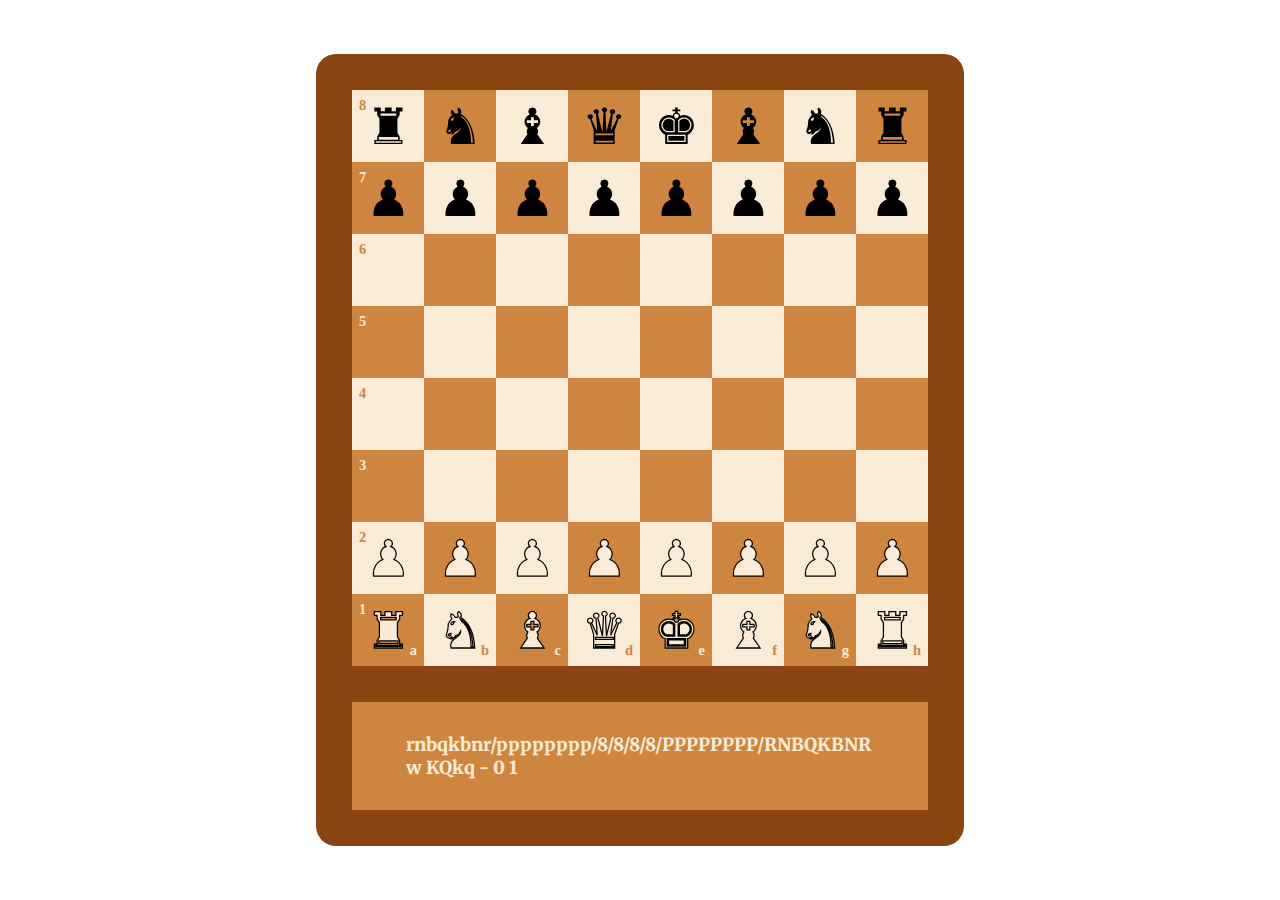
<file: Pozaszkole/Chess/index.html>
<!DOCTYPE html>
<html>
  <head>
    <script type="module" src="./js/modules/chess.js"></script>
    <link rel="stylesheet" href="css/style.css">
    <meta name="viewport" content="width=device-width, initial-scale=1" >
    <meta charset="UTF-8">
    <title>Title</title>
  </head>
  <body>
    <chess-game fen="rnbqkbnr/pppppppp/8/8/8/8/PPPPPPPP/RNBQKBNR w KQkq - 0 1"></chess-game>
  </body>
</html>
</file>
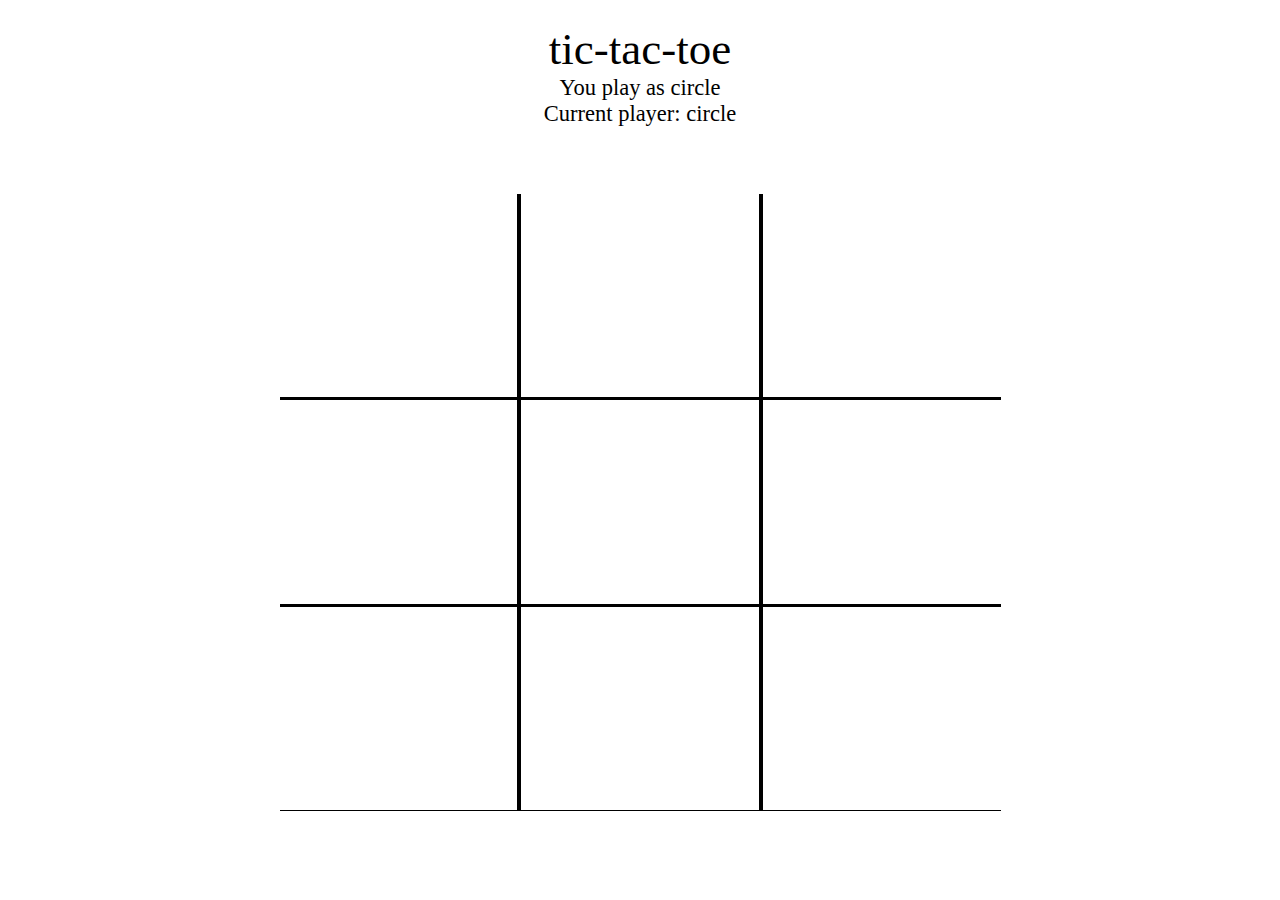
<file: Pozaszkole/TicTacToe/index.html>
<!DOCTYPE html>
<html>
  <head>
    <link rel="stylesheet" href="./css/style.css">  
    <script defer type="module" src="./js/modules/tictactoe.js"></script>
    <meta name="viewport" content="width=device-width, initial-scale=1">
    <meta charset="UTF-8">
    <title>Title</title>
  </head>
  <body>
    <tic-tac-toe></tic-tac-toe>
  </body>
</html>
</file>
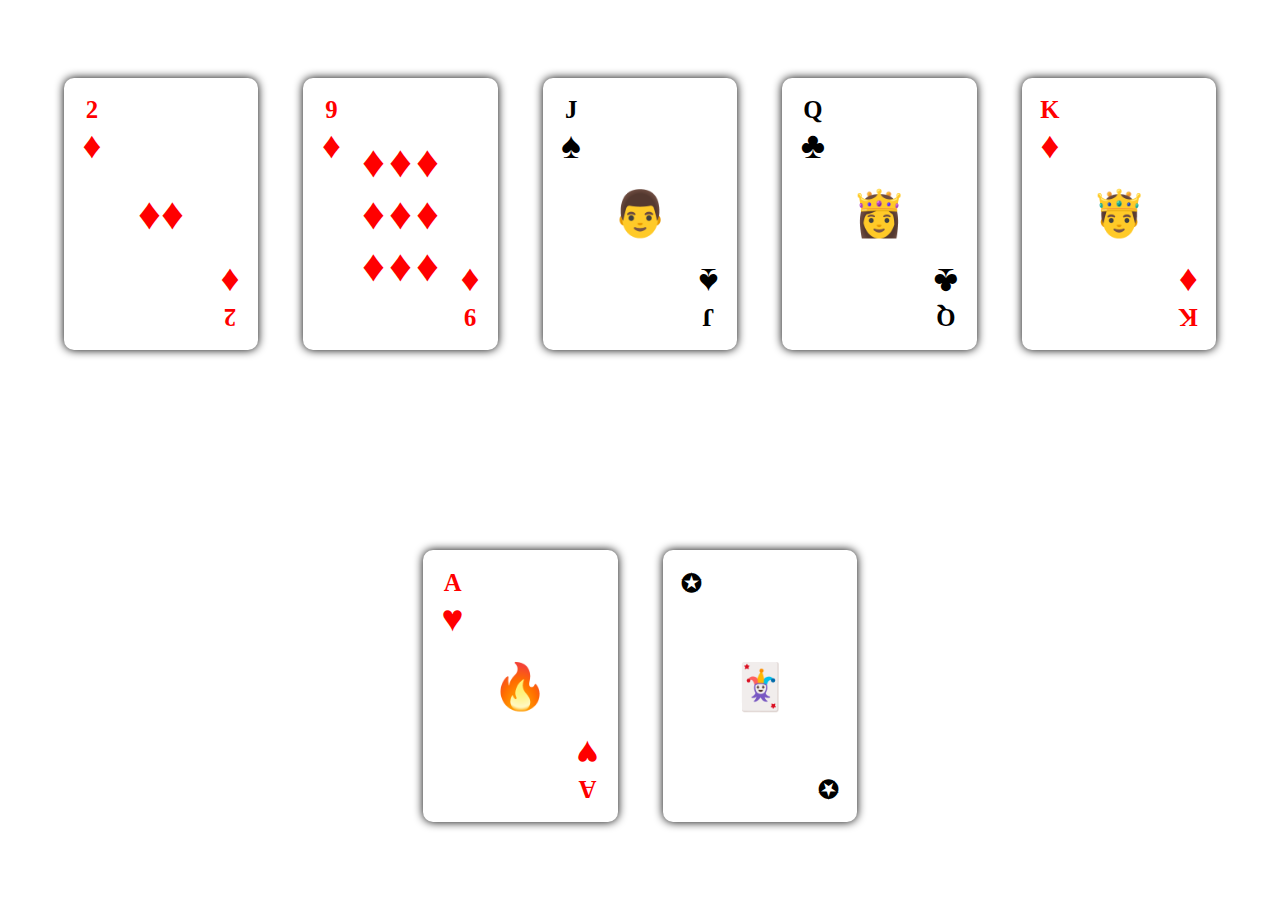
<file: Szkola/Karty/index.html>
<!DOCTYPE html>
<html>
  <head>
    <script type="module" src="./js/modules/cards.js"></script>
    <script type="module" src="js/script.js" defer></script>
    <link rel="stylesheet" href="css/style.css">
    <meta name="viewport" content="width=device-width, initial-scale=1" >
    <meta charset="UTF-8">
    <title>Karty</title>
  </head>
  <body>
  </body>
</html>
</file>
<file: Pozaszkole/Chess/css/style.css>
@import url('https://fonts.googleapis.com/css2?family=Merriweather:wght@300;400;700;900&display=swap');
*{
  box-sizing: border-box;
  margin: 0;
  padding: 0;
}

body{
  display: flex;
  justify-content: center;
  align-items: center;
  height: 100vh;
  font-size: 8vmin;
  font-family: Open Sans;
}
.dragged{
  color: limegreen;
}

chess-tile{
  transition: .5s all;
  display: flex;
  justify-content: center;
  align-items: center;
  border: .1em solid rgba(0,0,0,0);
  font-weight: 600;
}

chess-tile[color="black"]{
  background: peru;
}

chess-tile[color="white"]{
  background: antiquewhite;
}

chess-tile.drag-over{
  border: .1em solid rgba(255,255,0,0.6);
}

chess-tile.possible-move::before{
  content: ' ';
  background-color: limegreen;
  padding: .25em;
  font-size: .5em;
  border-radius: 50%;
}

chess-tile::after{
  content:attr(bottom-right-corner);
  display: flex;
  align-items: flex-end;
  justify-content: end;
  width: 100%;
  height: 100%;
  font-size: .2em;
  font-weight: 800;
  box-sizing: content-box;
}

chess-tile::before{
  content:attr(top-left-corner);
  display: flex;
  align-items: flex-start;
  justify-content: start;
  width: 100%;
  height: 100%;
  font-size: .2em;
  font-weight: 800;
  box-sizing: content-box;
}

chess-tile[color='white']::before{
  color: peru;
}

chess-tile[color='black']::before{
  color: antiquewhite;
}
chess-tile[color='white']::after{
  color: peru;
}

chess-tile[color='black']::after{
  color: antiquewhite;
}
chess-piece{
  height: 4vmin;
  width: 4vmin;
  font-size: .7em;
  display: flex;
  justify-content: center;
  align-items: center;
  text-align: center;
  position: absolute;
  user-select: none;
  font-weight: 100;
}

chess-piece[color='white']{
  color: antiquewhite;
  -webkit-text-stroke: .025em black;
}

chess-piece[color='black']{
  color: black;
  -webkit-text-stroke: .0em black;
}

chess-game{
  width: 9em;
  height: 11em;
  background: saddlebrown;
  border: .5em solid saddlebrown;
  border-radius: 20px;
}

chess-display{
  font-size: .25em;
  display: flex;
  justify-content: center;
  align-items: center;
  height: 8em;padding: 3em;
  background-color: peru;
  color: antiquewhite;
  font-family: Merriweather;
  font-weight: 800;
  border-top: 2em solid saddlebrown;
}

chess-board{
  width: 8em;
  height: 8em;
  display: grid;
  margin: auto;
  
  justify-content: center;
  grid-template-columns: repeat(8, 1fr);
  grid-template-rows: repeat(8, 1fr);
}
</file>
<file: Pozaszkole/TicTacToe/css/style.css>
*{
  margin: 0;
  padding: 0;
  box-sizing: border-box;
}

body{
  height: 100vh;
  width: 100vw;
  display: flex;
  justify-content: center;
  align-items: center;
  font-size: 5vmin;
  font-family: Montserrat;
  user-select: none;
}

tic-tac-toe{
  width: 95vmin;
  height: 95vmin;
  display: flex;
  flex-flow: column nowrap;
  position: relative;
}

.game-information{
  text-align: center;
  font-size: .5em;
}

.title{
  font-size: 2em;
}

ttc-board{
  background-color: black;
  flex: 1;
  display: grid;
  grid-template-columns: repeat(attr(columns number), 1fr);
  grid-template-rows: repeat(attr(rows number), 1fr);
  gap: .08em;
  border: 1.5em solid white;
}

.post-game-option{
  opacity: 0.6;
  transition: 0.5s all;
}
.post-game-option:hover{
  opacity: 1;
  transform: scale(1.2);
}

.post-game-menu{
  position: absolute;
  z-index: 1;
  width: 100%;
  height: 100%;
  display: flex;
  font-weight: 400;
  text-align: center;
  font-size: 1em;
  justify-content: center;
  align-items: center;
  flex-flow: column wrap;
  animation: winner-announcement 1s forwards;
}

@keyframes winner-announcement{
  from{backdrop-filter: blur(0px);opacity: 0;}
  to{backdrop-filter:blur(0.2em);opacity: 1}
}



ttc-tile{
  background-color: white;
  width: 100%;
  height: 100%;
  display: flex;
  align-items: center;
  justify-content: center;
  font-size: 5vmin;
  font-weight: 300;
  transition: 1s all;
  color: white;
  text-align: center;
  position: relative;
}

ttc-tile::after{
  content: attr(index);
  bottom: 0;
  right: 0;
  font-size: 5vmin;
  position: absolute;
  color: white;
  opacity: 1;
}

ttc-tile[state="solid"]{
  font-size: 8vmin;
}

ttc-tile[type="cross"]::before{
  content: "╳";
}

ttc-tile[type="circle"]::before{
  content: "◯"
}
</file>
<file: Szkola/Karty/css/style.css>
*{
  box-sizing: border-box;
  padding: 0;
  margin:0;
}

body{
  height: 100vh;
  display: flex;
  justify-content: center;
  align-items: center;
  flex-wrap: wrap;
  gap: 5vmin;
}

.card-container{
  background: white;
  display: flex;
  flex-flow: column nowrap;
  justify-content: center;
  align-items: center;
  height: 11em;
  padding: .75em;
  font-size: 2.75vmin;
  border-radius: 10px;
  box-shadow: 0px 0px 10px black;
  font-weight: 800;
  aspect-ratio: 240/336;
  position: relative;
  font-family: Montserrat;
  text-align: center;
  transition: .5s all;
  user-select: none;
}

.card-container:hover{
  transform: scale(1.1);
  box-shadow: 0px 0px 20px black;
}

.card-suit{
  font-size: 1.5em;
}
.card-bottom-right-indicator{
  padding: inherit;
  bottom: 0;
  right: 0;
  position: absolute;
  transform: rotate(180deg);
}

.card-top-left-indicator{
  padding: inherit;
  top: 0;
  left: 0;
  position: absolute;
}

.card-center-indicator{
  font-size: 5vmin;
  margin: .8em;
  display: flex;
  flex-flow: row wrap;
  justify-content: space-evenly;
  align-items: space-evenly;
}
</file>
